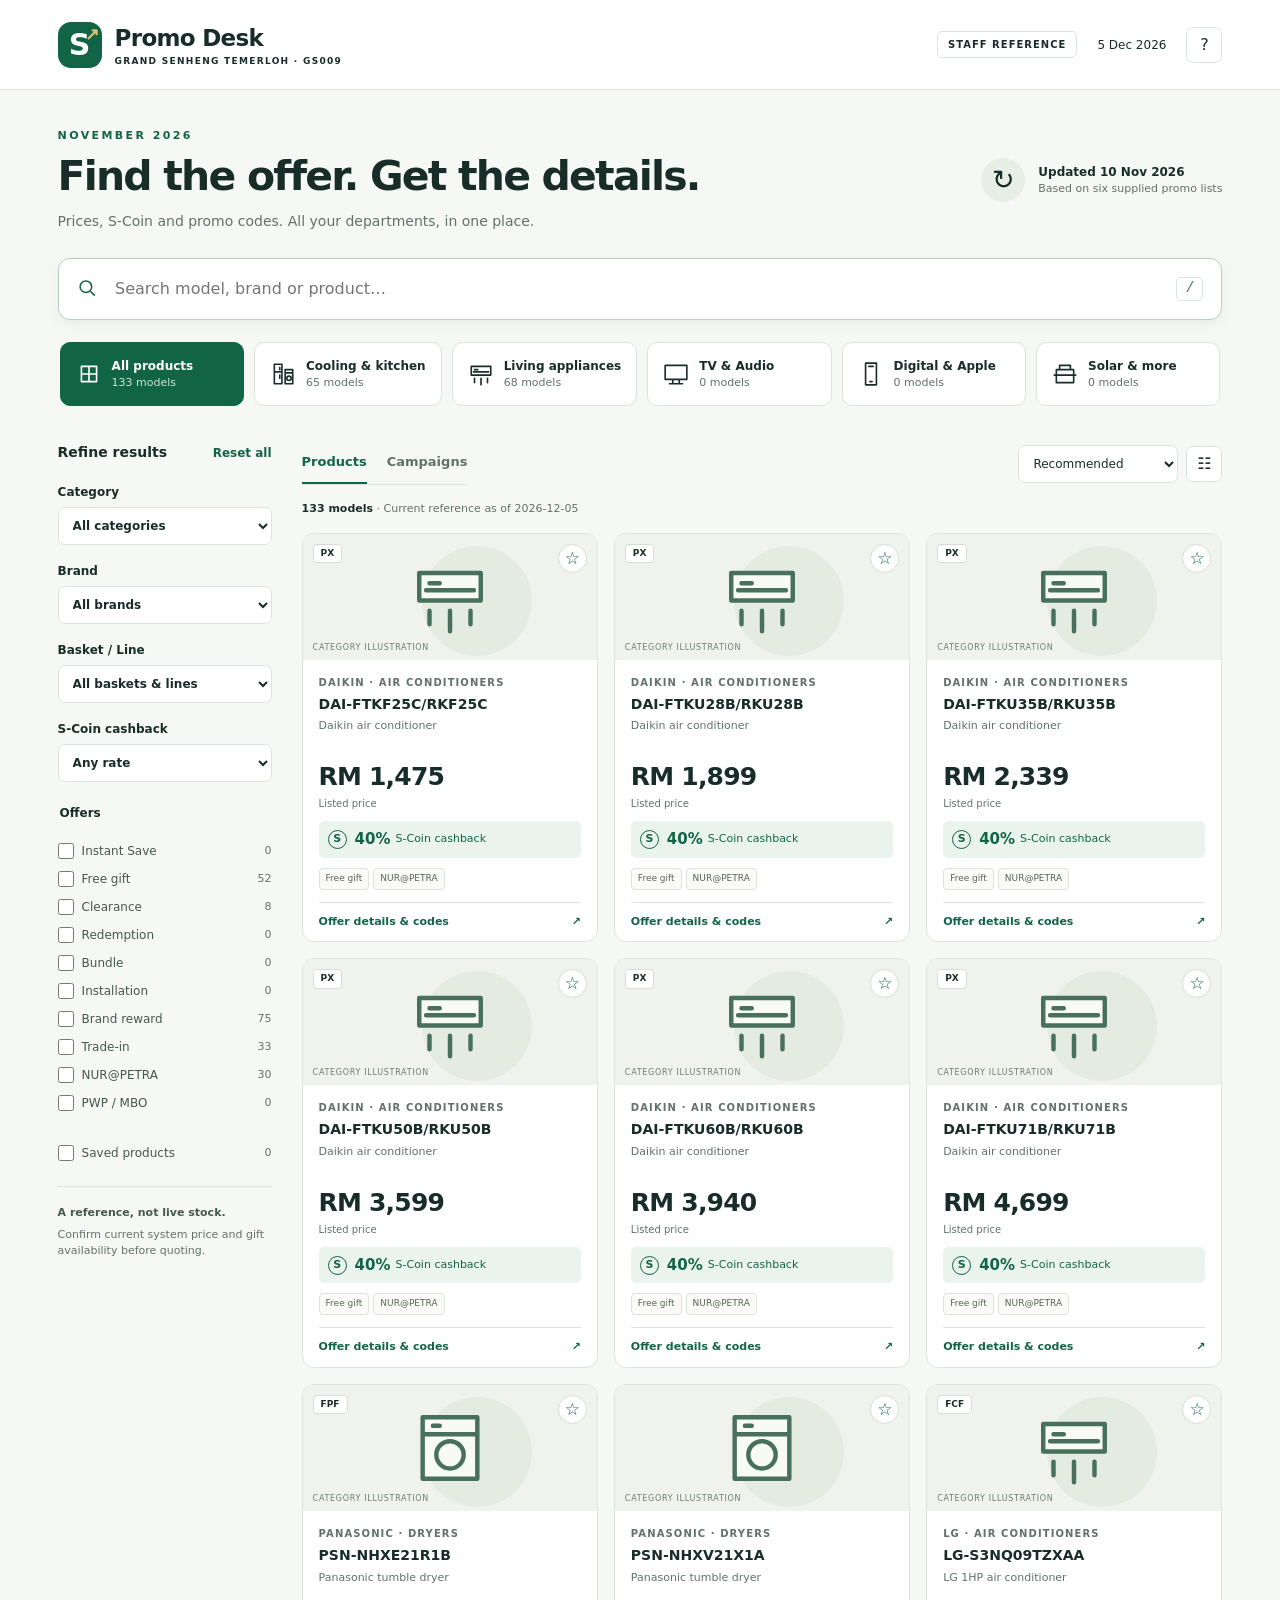
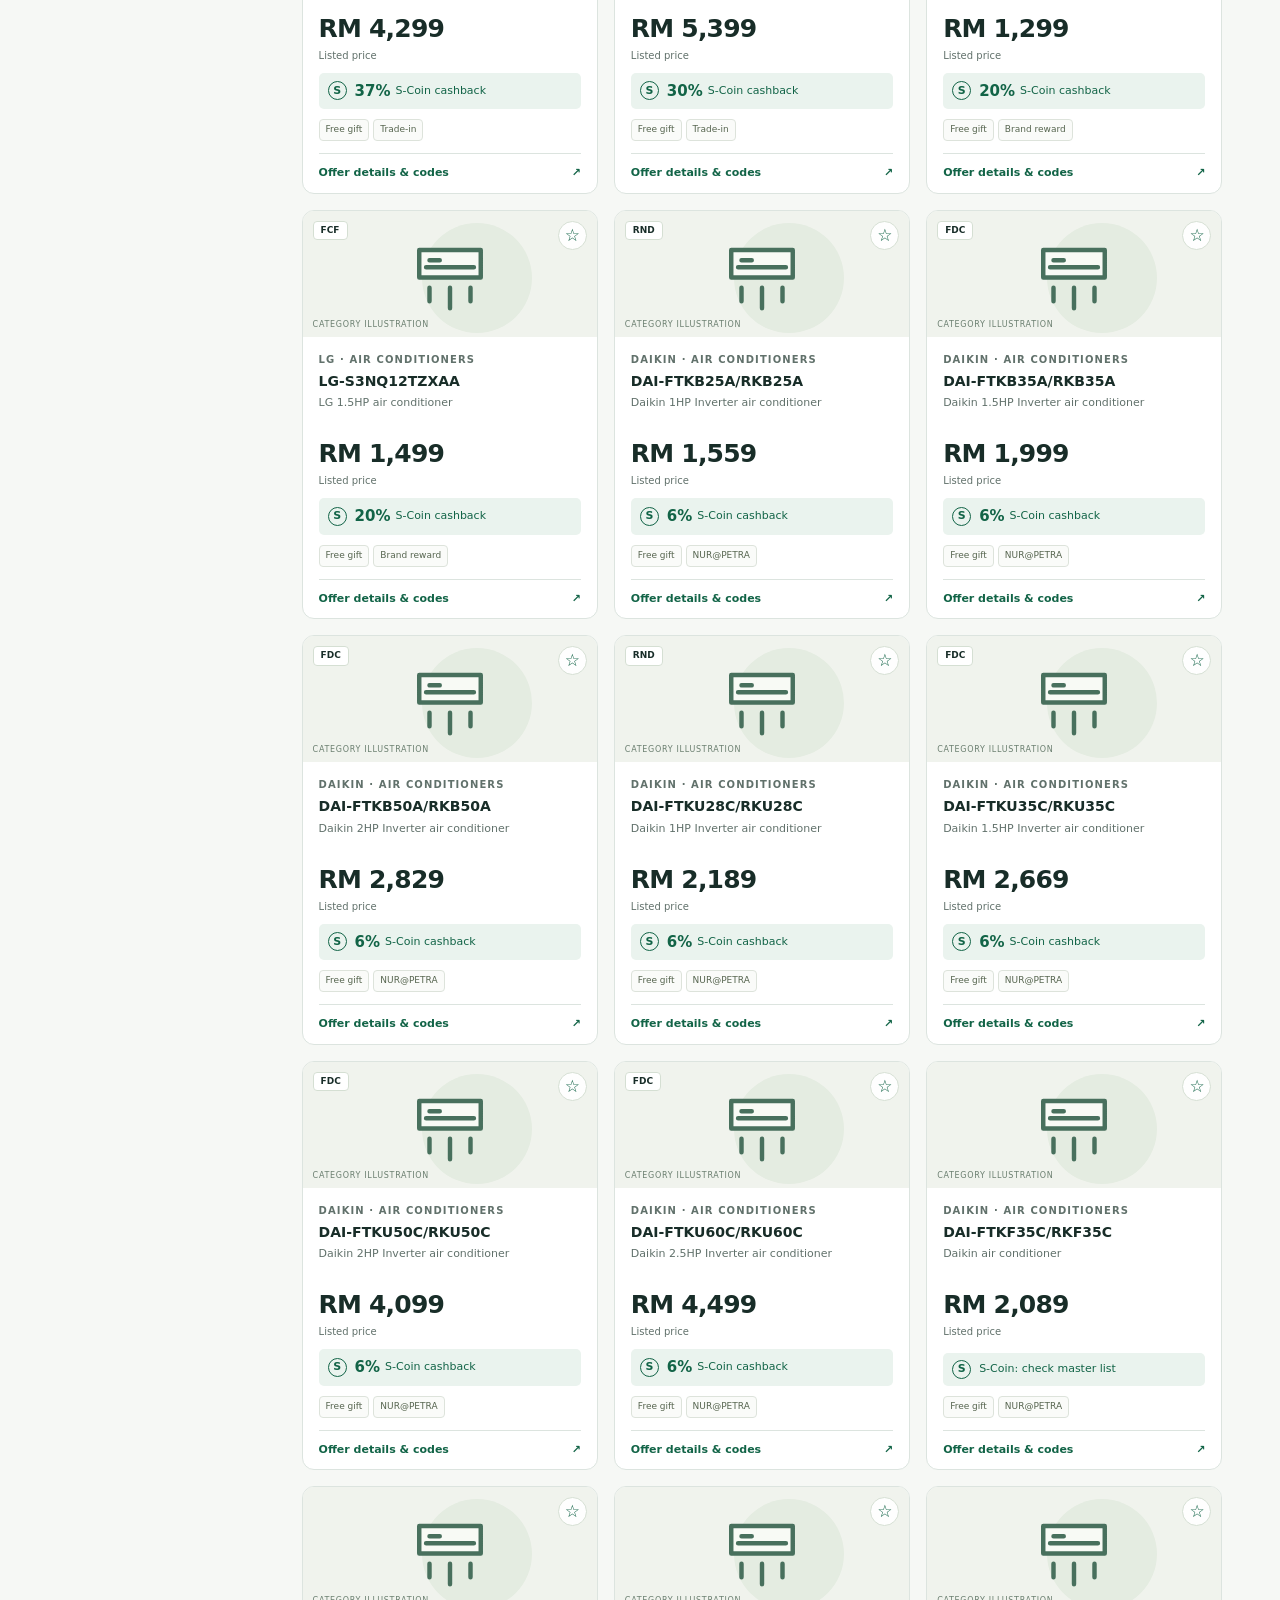
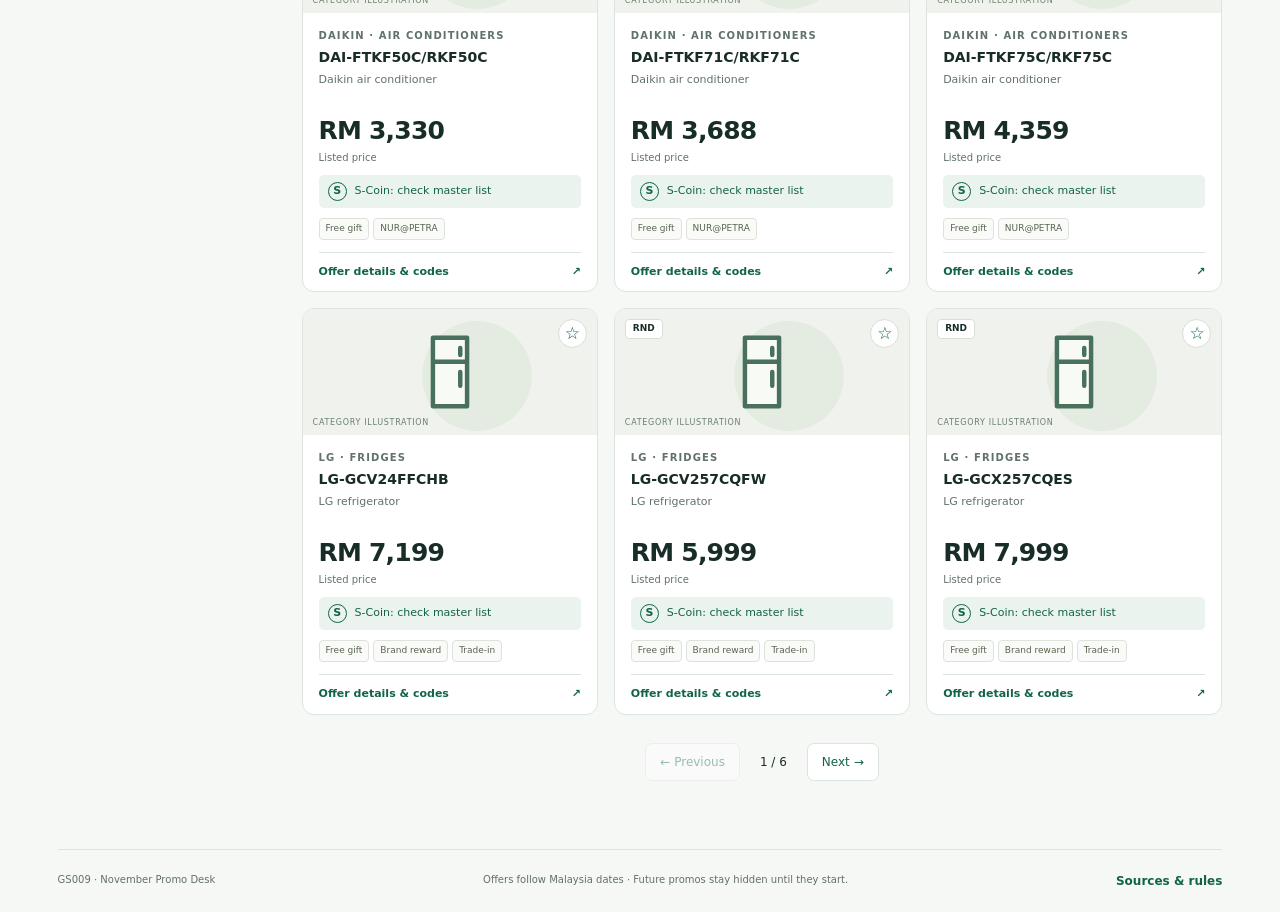
<file: index.html>
<!doctype html>
<html lang="en"><head><meta charset="utf-8"><meta name="viewport" content="width=device-width,initial-scale=1"><meta name="theme-color" content="#126447"><meta name="robots" content="noindex,nofollow"><meta name="description" content="November 2026 staff promotion reference for Grand Senheng Temerloh. Search models, prices, S-Coin and offers across departments."><title>November Promo Desk · GS009</title><link rel="stylesheet" href="catalog.css?v=20261110"><link rel="icon" href="data:image/svg+xml,%3Csvg xmlns='http://www.w3.org/2000/svg' viewBox='0 0 40 40'%3E%3Crect width='40' height='40' rx='10' fill='%23126447'/%3E%3Ctext x='20' y='28' text-anchor='middle' font-size='26' fill='white'%3ES%3C/text%3E%3C/svg%3E"><script defer src="catalog-core.js?v=20261110"></script><script defer src="catalog.js?v=20261110"></script></head>
<body><a class="skip" href="#search">Skip to search</a>
<header class="topbar"><a class="brand" href="index.html"><span class="brand-mark">S<span>↗</span></span><span><b>Promo Desk</b><small>GRAND SENHENG TEMERLOH · GS009</small></span></a><div class="top-right"><span class="staff-label">STAFF REFERENCE</span><span id="today">November 2026</span><button class="icon-button" id="guideButton" aria-label="Open staff guide">?</button></div></header>
<main><section class="intro"><div><p class="eyebrow">NOVEMBER 2026</p><h1>Find the offer.<br class="mobile-br"> Get the details.</h1><p class="intro-copy">Prices, S-Coin and promo codes. All your departments, in one place.</p></div><div class="update-box"><span class="update-icon">↻</span><div><b>Updated 10 Nov 2026</b><small>Based on six supplied promo lists</small></div></div></section>
<div class="search-wrap"><svg viewBox="0 0 24 24" aria-hidden="true"><circle cx="10" cy="10" r="6.5"/><path d="m15 15 5 5"/></svg><input id="search" type="search" placeholder="Search model, brand or product…" autocomplete="off" aria-label="Search products"><kbd>/</kbd></div>
<nav class="departments" id="departments" aria-label="Departments"></nav>
<div class="workspace"><aside class="sidebar"><div class="filter-heading"><h2>Refine results</h2><button id="reset" class="text-button">Reset all</button><button id="filterDone" class="button">Done</button></div><label>Category<select id="category"><option value="">All categories</option></select></label><label>Brand<select id="brand"><option value="">All brands</option></select></label><label>Basket / Line<select id="basket"><option value="">All baskets & lines</option></select></label><label>S-Coin cashback<select id="rate"><option value="">Any rate</option></select></label><fieldset><legend>Offers</legend><div id="offerFilters"></div></fieldset><label class="check"><input type="checkbox" id="savedOnly"> Saved products <span id="savedCount">0</span></label><div class="sidebar-note"><b>A reference, not live stock.</b><p>Confirm current system price and gift availability before quoting.</p></div></aside>
<section class="results-area"><div class="results-toolbar"><div class="tabs" role="group" aria-label="Browse"><button id="productsTab" class="selected">Products</button><button id="campaignsTab">Campaigns</button></div><div class="view-controls"><button class="icon-button mobile-filter" id="filterToggle" aria-expanded="false">Filters</button><label class="sort-label"><span class="sr-only">Sort products</span><select id="sort"><option value="relevance">Recommended</option><option value="priceAsc">Price: low to high</option><option value="priceDesc">Price: high to low</option><option value="rateDesc">Highest S-Coin</option><option value="brand">Brand A–Z</option></select></label><button id="viewToggle" class="icon-button" aria-label="Switch to compact list">☷</button></div></div><div class="result-meta"><p id="resultCount" role="status">Loading November catalogue…</p><span id="activeFilters"></span></div><div id="results" aria-busy="true"><div class="loading">Loading products and current offers…</div></div><div id="pagination"></div></section></div>
<footer><span>GS009 · November Promo Desk</span><span>Offers follow Malaysia dates · Future promos stay hidden until they start.</span><button id="sourcesButton" class="text-button">Sources & rules</button></footer></main>
<dialog id="detail"><div class="dialog-toolbar"><span id="dialogEyebrow">PRODUCT DETAILS</span><button class="icon-button" id="closeDetail" aria-label="Close details">✕</button></div><div id="detailBody"></div></dialog><div id="toast" role="status" class="toast" hidden></div><noscript><p>Enable JavaScript to search the date-aware November catalogue.</p></noscript></body></html>
</file>
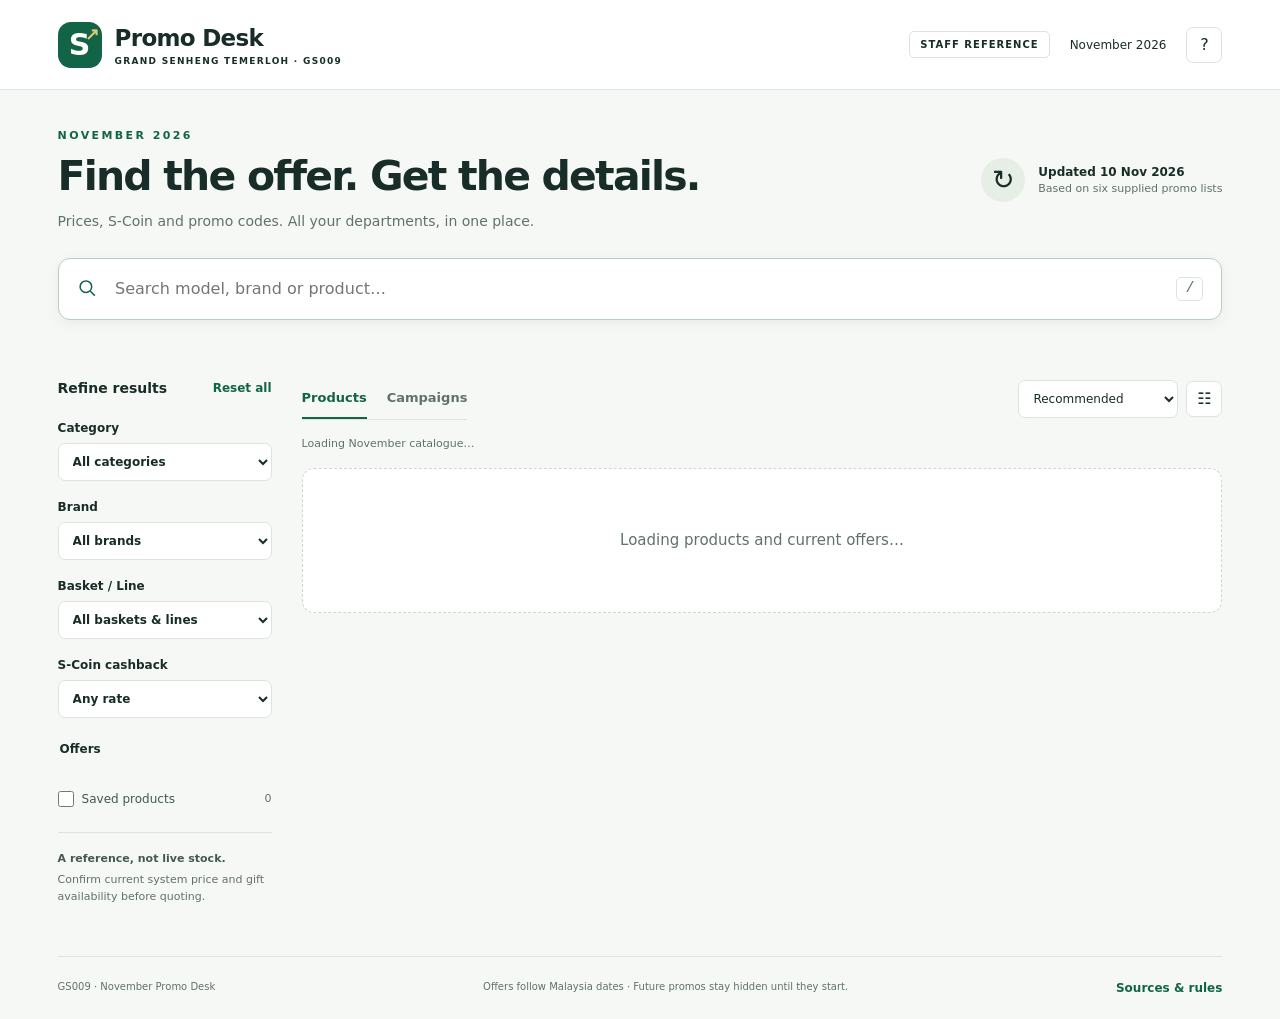
<file: clka.html>
<!doctype html><html lang="en"><head><meta charset="utf-8"><meta name="viewport" content="width=device-width,initial-scale=1"><meta http-equiv="refresh" content="0;url=index.html?department=CLKA"><title>CLKA · November Promo Desk</title></head><body><p><a href="index.html?department=CLKA">Open the current CLKA catalogue</a></p></body></html>
</file>
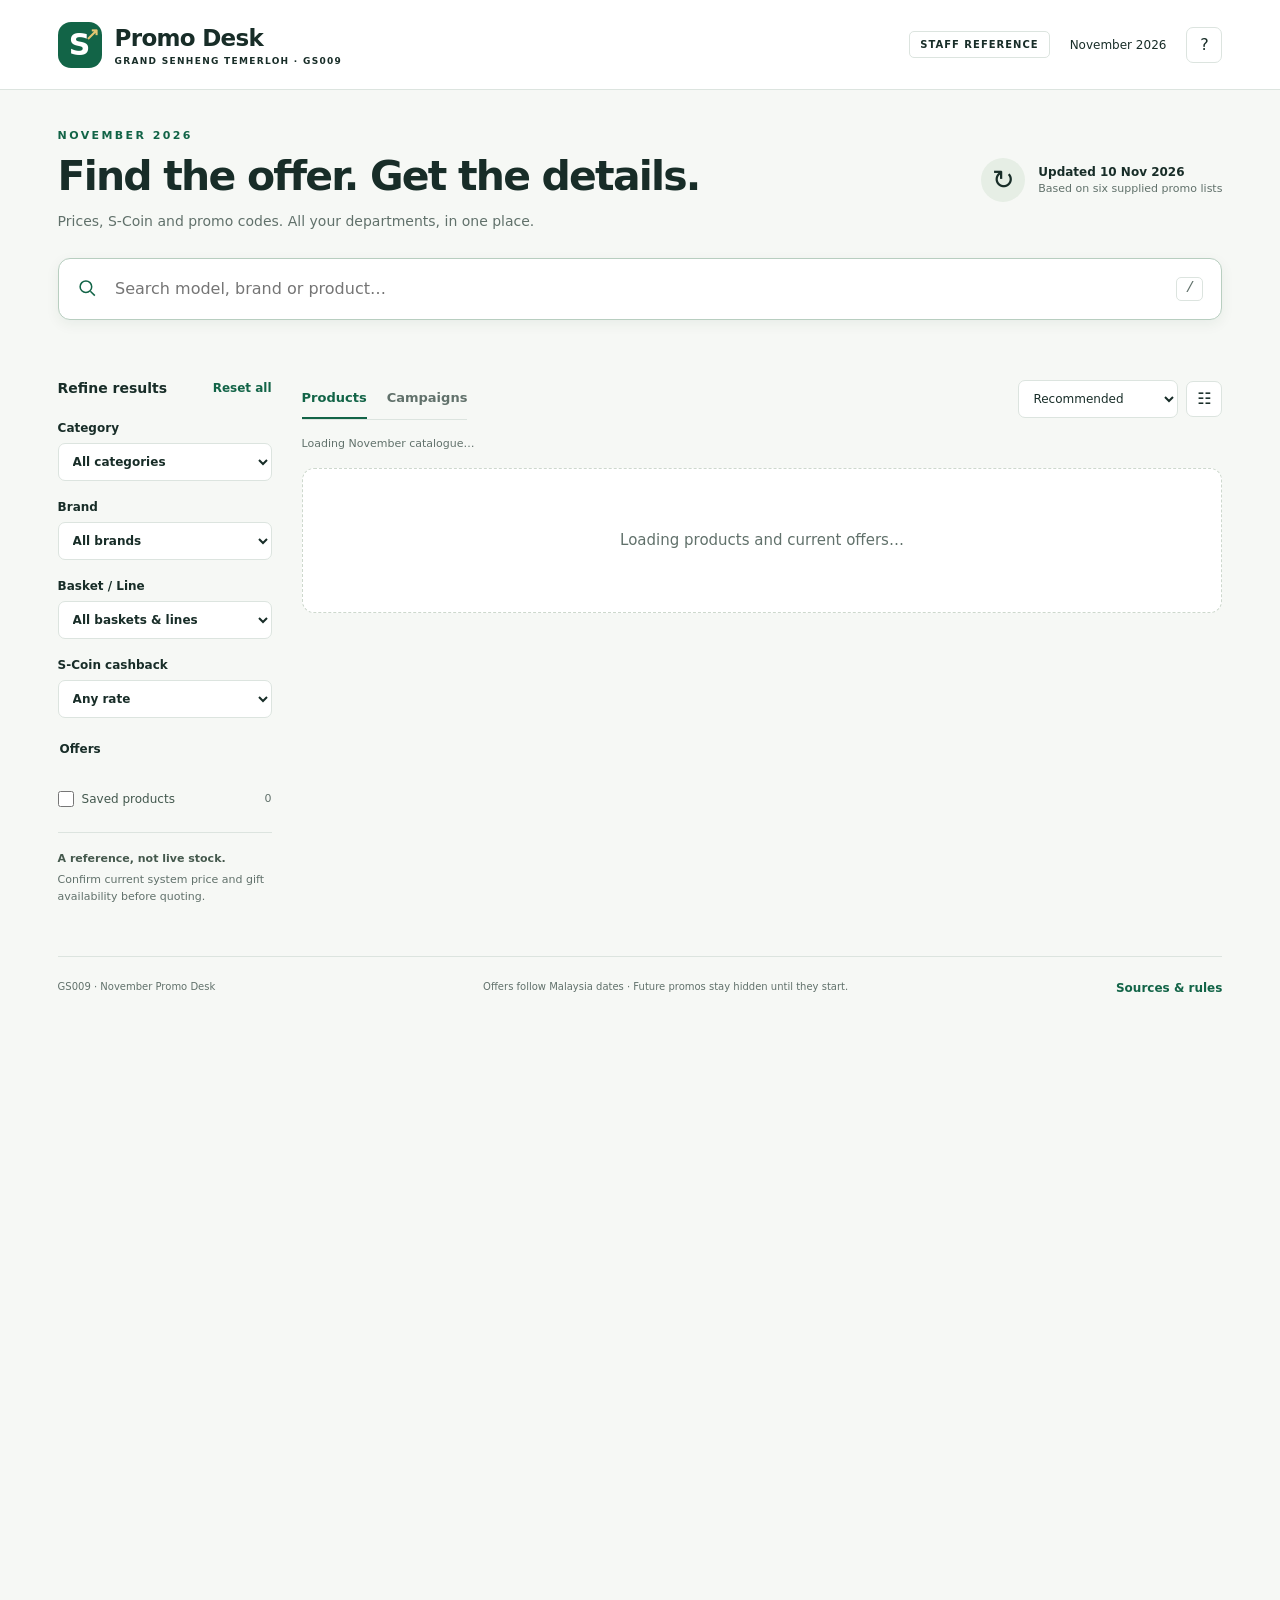
<file: dg.html>
<!doctype html><html lang="en"><head><meta charset="utf-8"><meta name="viewport" content="width=device-width,initial-scale=1"><meta http-equiv="refresh" content="0;url=index.html?department=DG"><title>DG · November Promo Desk</title></head><body><p><a href="index.html?department=DG">Open the current DG catalogue</a></p></body></html>
</file>
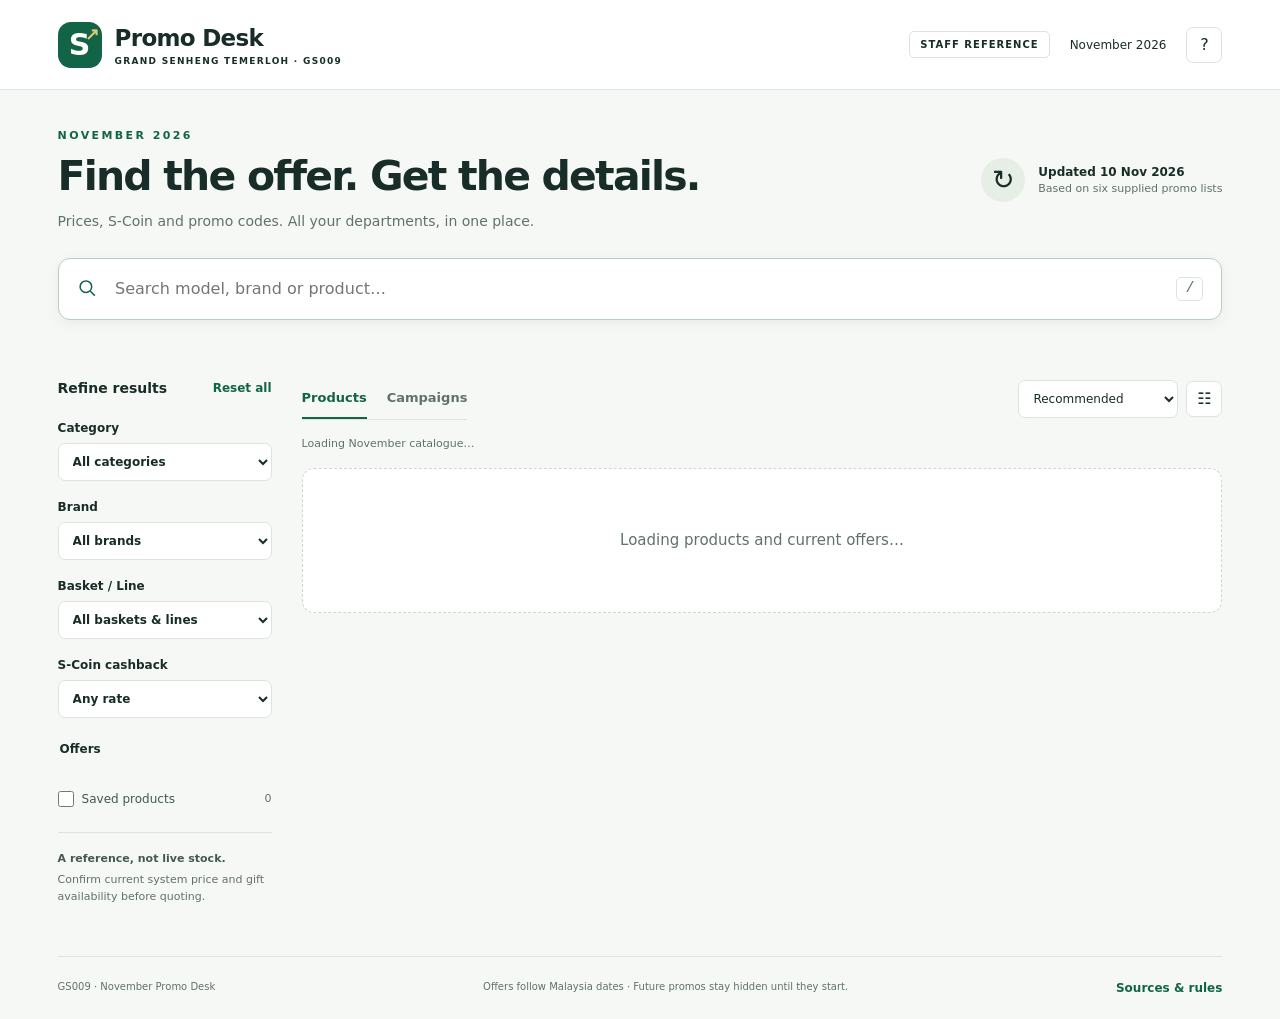
<file: la.html>
<!doctype html><html lang="en"><head><meta charset="utf-8"><meta name="viewport" content="width=device-width,initial-scale=1"><meta http-equiv="refresh" content="0;url=index.html?department=LA"><title>LA · November Promo Desk</title></head><body><p><a href="index.html?department=LA">Open the current LA catalogue</a></p></body></html>
</file>
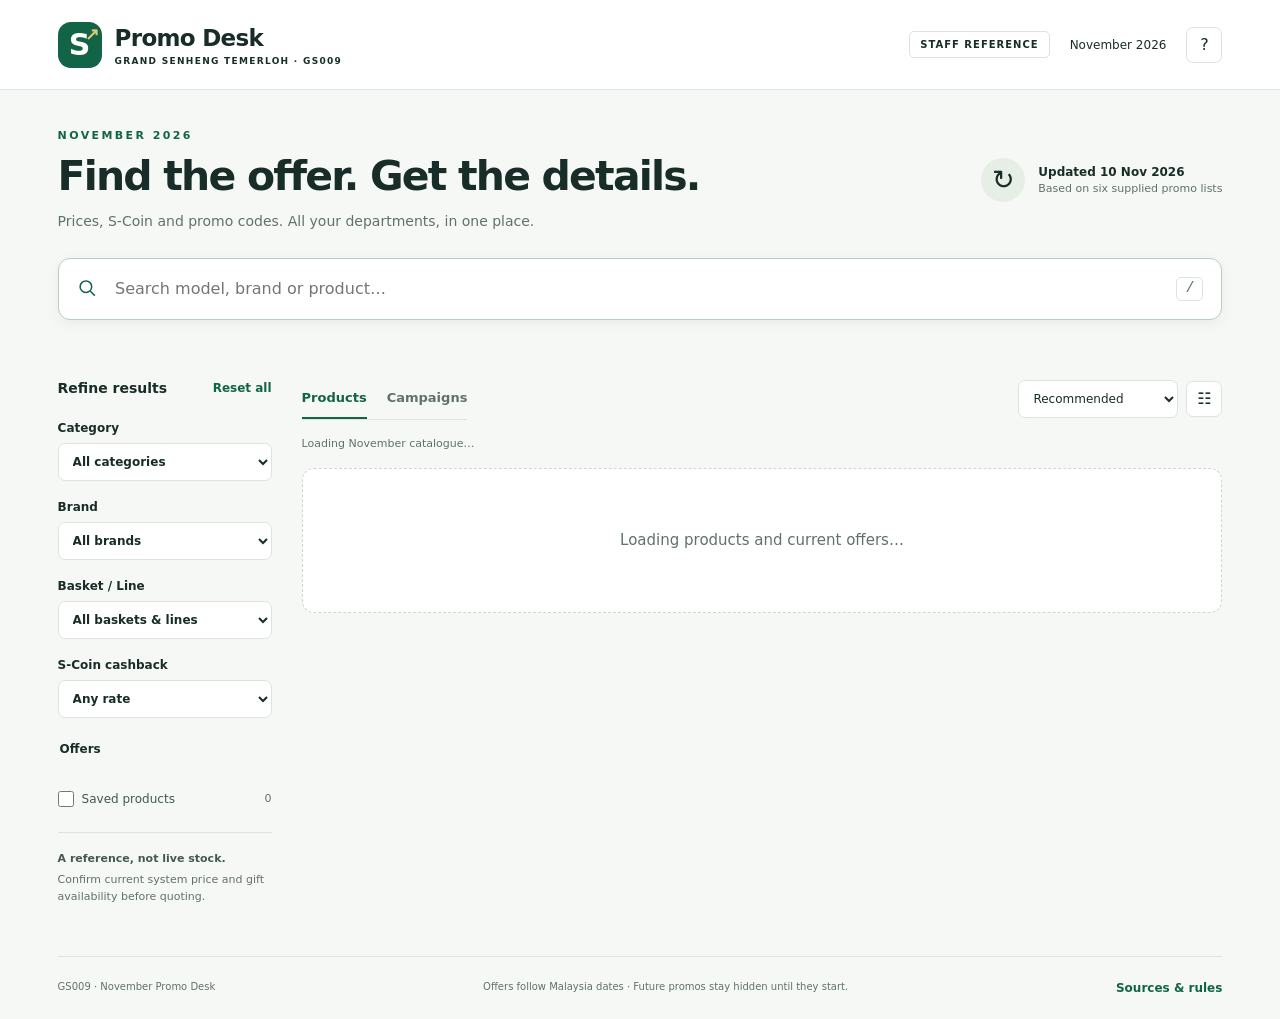
<file: tv.html>
<!doctype html><html lang="en"><head><meta charset="utf-8"><meta name="viewport" content="width=device-width,initial-scale=1"><meta http-equiv="refresh" content="0;url=index.html?department=TV"><title>TV · November Promo Desk</title></head><body><p><a href="index.html?department=TV">Open the current TV catalogue</a></p></body></html>
</file>
<file: catalog.css>
:root{--ink:#182d28;--muted:#61716b;--green:#126447;--pale:#eaf3ee;--line:#dce4df;--paper:#f6f8f5;--gold:#c39a34;--white:#fff}*{box-sizing:border-box}body{margin:0;background:var(--paper);color:var(--ink);font:15px/1.5 system-ui,-apple-system,BlinkMacSystemFont,'Segoe UI',sans-serif}button,input,select{font:inherit}button,a,input,select{touch-action:manipulation}button{cursor:pointer}a{color:var(--green)}button:focus-visible,a:focus-visible,input:focus-visible,select:focus-visible,summary:focus-visible{outline:3px solid #d99b28;outline-offset:3px}button:disabled{opacity:.4;cursor:default}.topbar{height:90px;display:flex;align-items:center;justify-content:space-between;padding:0 4.5%;border-bottom:1px solid var(--line);background:#fff}.brand{display:flex;gap:13px;text-decoration:none;color:var(--ink);align-items:center}.brand-mark{display:grid;place-items:center;width:44px;height:46px;border-radius:13px;background:var(--green);color:#fff;font-size:30px;font-weight:750;position:relative}.brand-mark span{font-size:17px;position:absolute;right:3px;top:0;color:#e3c671}.brand b{font-size:23px;letter-spacing:-.7px}.brand small{display:block;font-size:9px;letter-spacing:1.3px;font-weight:750}.top-right{display:flex;align-items:center;gap:20px;font-size:12px}.staff-label{border:1px solid var(--line);padding:5px 10px;border-radius:5px;font-size:10px;font-weight:750;letter-spacing:1px}main{max-width:1540px;margin:auto;padding:38px 4.5% 0}.intro{display:flex;align-items:center;justify-content:space-between;gap:24px;margin-bottom:26px}.eyebrow{font-size:11px;font-weight:800;letter-spacing:2.4px;color:var(--green);margin:0 0 8px}h1{font-size:clamp(28px,3.2vw,46px);line-height:1.13;letter-spacing:-1.8px;margin:0 0 12px;font-weight:650}.intro-copy{margin:0;color:var(--muted);font-size:14px}.mobile-br{display:none}.update-box{display:flex;gap:13px;align-items:center;font-size:12px;flex-shrink:0}.update-box small{display:block;color:var(--muted);font-size:11px}.update-icon{font-size:27px;background:#e6eee5;width:44px;height:44px;border-radius:50%;text-align:center;line-height:44px}.search-wrap{display:flex;align-items:center;gap:15px;border:1px solid #b8cec0;border-radius:12px;padding:0 18px;background:#fff;box-shadow:0 4px 14px #173b2410}.search-wrap:focus-within{border-color:var(--green);box-shadow:0 0 0 2px #12644725}.search-wrap svg{width:23px;height:23px;fill:none;stroke:var(--green);stroke-width:1.7}.search-wrap input{height:60px;border:0;background:none;outline:none;width:100%;font-size:16px;min-width:0}.search-wrap input:focus-visible{outline:none}.search-wrap kbd{border:1px solid var(--line);border-radius:5px;padding:0 8px;color:var(--muted)}.departments{display:flex;gap:10px;margin:20px 0 30px;overflow-x:auto;padding:2px 2px 6px}.dept{display:flex;align-items:center;gap:10px;white-space:nowrap;flex:1;padding:14px 15px;background:#fff;border:1px solid var(--line);border-radius:10px;text-align:left;color:var(--ink)}.dept svg{width:26px;height:26px;stroke:currentColor;fill:none;stroke-width:1.5;flex-shrink:0}.dept b{display:block;font-size:12px;font-weight:700}.dept small{display:block;color:var(--muted);font-size:11px}.dept.selected{background:var(--green);border-color:var(--green);color:#fff}.dept.selected small{color:#cbe5d8}.workspace{display:grid;grid-template-columns:214px minmax(0,1fr);gap:30px}.filter-heading{display:flex;justify-content:space-between;align-items:center;margin-bottom:20px}.filter-heading h2{font-size:14px;margin:0}.text-button{border:0;background:none;color:var(--green);padding:0;font-size:12px;font-weight:650}.sidebar>label:not(.check){display:block;margin-bottom:17px;font-size:12px;font-weight:700}.sidebar select{margin-top:6px;width:100%;font-size:12px}select{border:1px solid var(--line);background:#fff;color:var(--ink);padding:10px 28px 10px 10px;border-radius:7px;max-width:100%}fieldset{border:0;margin:22px 0;padding:0}legend{font-weight:750;font-size:12px;margin-bottom:10px}.check{display:flex;gap:8px;align-items:center;margin:10px 0;font-size:12px;color:#43584e;cursor:pointer}.check input{accent-color:var(--green);width:16px;height:16px;margin:0}.check span{margin-left:auto;color:var(--muted);font-size:11px}.sidebar-note{border-top:1px solid var(--line);margin-top:24px;padding-top:18px;font-size:11px;color:var(--muted)}.sidebar-note b{color:#45594d}.sidebar-note p{margin-top:5px}.results-toolbar{display:flex;align-items:center;justify-content:space-between;gap:10px}.tabs{display:flex;border-bottom:1px solid var(--line);gap:20px}.tabs button{border:0;border-bottom:2px solid transparent;background:none;padding:10px 0;color:var(--muted);font-size:13px;font-weight:700}.tabs button.selected{color:var(--green);border-bottom-color:var(--green)}.view-controls{display:flex;align-items:center;gap:8px}.view-controls select{font-size:12px;max-width:160px}.icon-button{background:#fff;border:1px solid var(--line);border-radius:7px;min-width:36px;min-height:36px;color:var(--ink);font-size:16px}.mobile-filter{display:none}.result-meta{display:flex;justify-content:space-between;align-items:center;gap:10px;min-height:48px;font-size:11px;color:var(--muted)}.result-meta p{margin:0}.result-meta b{color:var(--ink)}.grid{display:grid;grid-template-columns:repeat(3,minmax(0,1fr));gap:16px}.product{background:#fff;border:1px solid var(--line);border-radius:12px;overflow:hidden;display:flex;flex-direction:column;position:relative;transition:box-shadow .15s,border-color .15s}.product:hover{border-color:#abc4b3;box-shadow:0 6px 20px #213c2910}.product-top{height:126px;position:relative;background:#f0f3ed;display:flex;align-items:center;justify-content:center;overflow:hidden}.product-top:after{content:'';width:110px;height:110px;border-radius:50%;background:#e4ece1;position:absolute;right:22%;top:12px}.product-top>svg{position:relative;z-index:1;width:82px;height:82px;stroke:#48705d;fill:#f8faf5;stroke-width:1.3}.product-top img{height:100%;width:100%;object-fit:contain;background:#fff;padding:10px;position:relative;z-index:2}.visual-caption{position:absolute;bottom:6px;left:10px;font-size:8px;color:#6b7f70;z-index:2;letter-spacing:.7px;text-transform:uppercase}.save-button{position:absolute;right:10px;top:10px;width:29px;height:29px;border:1px solid #d5dfd3;border-radius:50%;background:#ffffffed;z-index:3;color:var(--green);font-size:17px}.line-chip{position:absolute;left:10px;top:10px;border:1px solid #d5dfd3;background:#fff;padding:2px 7px;border-radius:4px;font-size:9px;font-weight:800;z-index:3}.product-body{padding:15px 16px 12px;display:flex;flex-direction:column;flex:1}.product-brand{font-size:10px;text-transform:uppercase;letter-spacing:1.1px;color:var(--muted);font-weight:750;margin-bottom:5px}.product h3{font-size:14px;line-height:1.4;margin:0 0 4px;overflow-wrap:anywhere}.product-desc{font-size:11px;color:var(--muted);margin:0 0 12px;min-height:32px;display:-webkit-box;-webkit-line-clamp:2;-webkit-box-orient:vertical;overflow:hidden}.price{font-size:25px;line-height:1.2;font-weight:750;letter-spacing:-.8px}.price.check-price{font-size:17px;letter-spacing:-.3px}.price-note{font-size:10px;color:var(--muted);margin:4px 0 10px}.reward-row{display:flex;gap:5px;align-items:center;background:var(--pale);color:var(--green);border-radius:5px;padding:7px 9px;font-size:11px;margin-top:auto}.reward-row b{font-size:15px}.coin{width:19px;height:19px;border:1.5px solid currentColor;border-radius:50%;display:inline-grid;place-items:center;font-size:11px;font-weight:700;margin-right:3px}.tags{display:flex;flex-wrap:wrap;gap:4px;margin:10px 0 0;min-height:22px}.tag{font-size:9px;line-height:1.4;border:1px solid #dde3db;background:#fafbf9;padding:3px 6px;border-radius:4px;color:#56654f}.open-product{margin:0 16px;padding:11px 0;border:0;border-top:1px solid var(--line);background:none;text-align:left;color:var(--green);font-size:11px;font-weight:750;display:flex;justify-content:space-between}.compact .product{display:grid;grid-template-columns:100px minmax(0,1fr);border-radius:9px}.compact{grid-template-columns:1fr}.compact .product-top{height:100%;min-height:130px;grid-row:1/3}.compact .product-top>svg{width:60px}.compact .product-top:after{display:none}.compact .product-body{display:grid;grid-template-columns:1fr 150px;column-gap:20px}.compact .product-brand,.compact h3,.compact .product-desc{grid-column:1}.compact .price,.compact .price-note,.compact .reward-row{grid-column:2}.compact .price{grid-row:1/3}.compact .price-note{grid-row:3}.compact .reward-row{grid-row:4}.compact .tags{grid-column:1;grid-row:4}.compact .open-product{grid-column:2}.pagination{display:flex;justify-content:center;align-items:center;gap:20px;padding:28px;font-size:12px}.pagination button,.button{border:1px solid var(--line);background:#fff;padding:9px 14px;border-radius:7px;color:var(--green);text-decoration:none;display:inline-block;font-size:12px}.empty,.loading{padding:60px 30px;background:#fff;border:1px dashed #cdd8cd;border-radius:12px;text-align:center;color:var(--muted)}.empty h3{color:var(--ink)}footer{border-top:1px solid var(--line);margin-top:40px;padding:22px 0;display:flex;justify-content:space-between;gap:15px;font-size:10px;color:var(--muted)}dialog{border:0;border-radius:16px;padding:0;width:min(920px,95vw);max-height:91vh;color:var(--ink);box-shadow:0 30px 100px #102c3440}dialog::backdrop{background:#142a256b;backdrop-filter:blur(3px)}.dialog-toolbar{position:sticky;top:0;z-index:5;background:#fff;padding:12px 24px;border-bottom:1px solid var(--line);display:flex;align-items:center;justify-content:space-between;font-size:10px;font-weight:750;letter-spacing:1.5px}#detailBody{padding:25px 30px 35px}#detailBody h2{font-size:27px;line-height:1.2;letter-spacing:-.5px;overflow-wrap:anywhere;margin:10px 0}#detailBody h3{font-size:16px;margin:28px 0 12px}#detailBody p{font-size:13px;color:var(--muted)}.detail-sub{margin-bottom:16px}.detail-actions{display:flex;gap:8px;flex-wrap:wrap;margin:18px 0}.detail-panels{display:grid;grid-template-columns:1.1fr 1fr;gap:15px}.panel{border:1px solid var(--line);border-radius:10px;padding:18px;background:#fff}.panel.green{background:var(--pale);border-color:#d5e5db}.panel h4{font-size:11px;text-transform:uppercase;letter-spacing:1px;margin:0 0 12px}.panel .price{font-size:32px}.panel dl{font-size:12px;margin:12px 0 0}.panel dl>div{display:flex;justify-content:space-between;gap:15px;margin:6px 0}.panel dd{font-weight:700;margin:0}.panel dt{color:var(--muted)}.source-note{font-size:10px!important;color:var(--muted);margin:10px 0 0;overflow-wrap:anywhere}.offer{border:1px solid var(--line);border-radius:9px;padding:14px 16px;margin:10px 0}.offer-head{display:flex;justify-content:space-between;gap:12px;font-size:12px}.offer p{white-space:pre-line;margin:8px 0}.code-button{display:inline-block;border:1px dashed #b8cabb;background:#f4f8f2;border-radius:5px;padding:6px 9px;color:var(--green);font:11px ui-monospace,monospace;margin:4px 6px 4px 0;text-align:left;overflow-wrap:anywhere;max-width:100%}.warning{padding:12px;border-left:3px solid #b38328;background:#fff8e7;color:#735a21!important;border-radius:4px}.table-wrap{overflow-x:auto}table{border-collapse:collapse;width:100%;font-size:11px}td,th{padding:10px;border-bottom:1px solid var(--line);text-align:left;white-space:nowrap}th{color:var(--muted);background:#f6f8f5}details{margin-top:18px;border-top:1px solid var(--line);padding-top:14px}summary{cursor:pointer;font-size:13px;font-weight:700}.campaign-grid{display:grid;grid-template-columns:repeat(2,minmax(0,1fr));gap:18px}.campaign-card{background:#fff;border:1px solid var(--line);border-radius:12px;overflow:hidden}.campaign-image{height:210px;background:#edf2e9;display:flex;justify-content:center;align-items:center}.campaign-image img{width:100%;height:100%;object-fit:contain}.campaign-image svg{width:90px;height:90px;fill:none;stroke:var(--green);stroke-width:1.3}.campaign-body{padding:17px}.campaign-body h3{font-size:17px;margin:5px 0 8px}.campaign-body p{font-size:12px;color:var(--muted)}.campaign-body button{width:100%;text-align:left}.leaflet{width:100%;height:auto;border:1px solid var(--line);margin:12px 0}.toast{position:fixed;bottom:24px;left:50%;transform:translateX(-50%);background:var(--ink);color:#fff;z-index:20;border-radius:8px;padding:12px 20px;font-size:13px}.skip{position:absolute;left:10px;top:-80px;background:#fff;padding:10px;z-index:100}.skip:focus{top:10px}.sr-only{position:absolute;width:1px;height:1px;padding:0;margin:-1px;overflow:hidden;clip:rect(0,0,0,0);white-space:nowrap;border:0}
@media(min-width:1450px){.grid:not(.compact){grid-template-columns:repeat(4,minmax(0,1fr))}}@media(max-width:1100px){.workspace{grid-template-columns:185px minmax(0,1fr);gap:20px}.grid:not(.compact){grid-template-columns:repeat(2,minmax(0,1fr))}.dept{padding:12px 10px;min-width:140px}.update-box{display:none}.topbar{height:78px}.top-right{gap:10px}.staff-label{display:none}}@media(max-width:700px){.topbar{height:72px;padding:0 18px}.brand b{font-size:21px}.brand small{font-size:7px;letter-spacing:.7px}.brand-mark{width:36px;height:40px}.top-right{font-size:10px}.top-right #today{display:none}main{padding:25px 16px 0}.intro{margin-bottom:22px}h1{font-size:32px;letter-spacing:-1px}.intro-copy{font-size:12px;max-width:300px}.search-wrap input{height:54px;font-size:14px}.search-wrap kbd{display:none}.departments{margin:15px 0 20px;gap:7px}.dept{min-width:135px;flex:0 0 auto;padding:10px}.dept b{font-size:11px}.workspace{display:block}.sidebar{display:none;border:1px solid var(--line);border-radius:10px;padding:16px;margin-bottom:20px;background:#fff}.sidebar.visible{display:block}.mobile-filter{display:block;font-size:11px;padding:5px 10px}.tabs{gap:16px}.tabs button{font-size:12px}.view-controls{gap:5px}.view-controls select{font-size:10px;max-width:122px;padding:9px 4px}.view-controls #viewToggle{display:none}.grid:not(.compact){grid-template-columns:repeat(2,minmax(0,1fr));gap:10px}.product-top{height:112px}.product-top>svg{width:68px;height:68px}.product-body{padding:12px 11px 8px}.product h3{font-size:12px}.product-desc{font-size:10px}.product-brand{font-size:9px}.price{font-size:22px}.price-note{font-size:9px}.reward-row{font-size:9px;padding:6px;gap:3px;flex-wrap:wrap}.reward-row b{font-size:13px}.coin{width:15px;height:15px;font-size:9px;margin-right:0}.tag{font-size:8px;padding:3px 5px}.open-product{margin:0 11px;font-size:10px}.result-meta{font-size:10px}.result-meta #activeFilters{max-width:45%;text-align:right}.detail-panels{grid-template-columns:1fr}#detailBody{padding:20px 18px}#detailBody h2{font-size:22px}.dialog-toolbar{padding:10px 18px}.campaign-grid{grid-template-columns:1fr}.campaign-image{height:230px}footer{flex-direction:column;gap:6px;font-size:10px}footer button{text-align:left}.compact .product-body{display:block}.compact .product-top{width:100px}.compact .product-desc{min-height:0}.compact .reward-row{margin:10px 0}.compact .price{font-size:22px}}@media(prefers-reduced-motion:reduce){*{scroll-behavior:auto!important;transition:none!important}}
.empty>svg{width:50px;height:50px;fill:none;stroke:var(--green);stroke-width:1.4}.brand-mark span{font-family:Arial,sans-serif}.departments{scrollbar-width:thin}.offer .button{margin-top:8px}
#filterDone{display:none}@media(max-width:700px){#filterDone{display:inline-block;padding:5px 10px}.filter-heading{gap:12px}.filter-heading h2{margin-right:auto}.filter-heading .text-button{font-size:11px}}
</file>
